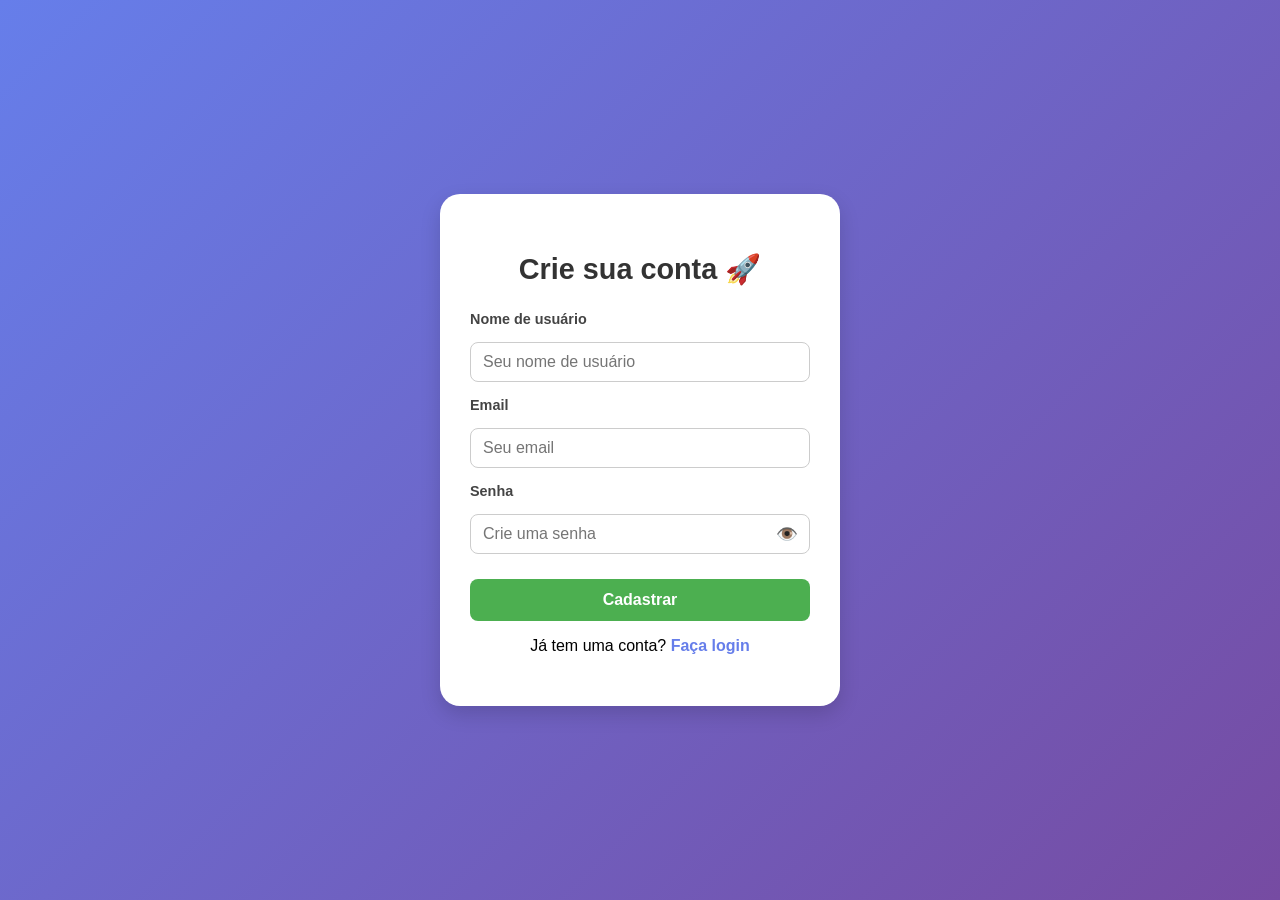
<file: cadastro.html>
<!DOCTYPE html>
<html lang="pt-BR">
  <head>
    <meta charset="UTF-8" />
    <title>Cadastro</title>
    <link rel="stylesheet" href="style.css" />
  </head>
  <body>
    <main class="auth-wrapper">
      <section class="auth-box">
        <h2 class="auth-title">Crie sua conta 🚀</h2>
        <p class="auth-subtitle"></p>

        <form id="form-cadastro" class="auth-form">
          <label for="username">Nome de usuário</label>
          <input
            type="text"
            id="username"
            placeholder="Seu nome de usuário"
            required
          />

          <label for="email">Email</label>
          <input type="email" id="email" placeholder="Seu email" required />

          <label for="senha-cadastro">Senha</label>
          <div class="senha-container">
            <input
              type="password"
              id="senha-cadastro"
              placeholder="Crie uma senha"
              required
            />
            <span
              class="toggle-password"
              onclick="toggleSenha('senha-cadastro')"
              >👁️</span
            >
          </div>

          <button type="submit" class="btn-auth">Cadastrar</button>
        </form>

        <div class="auth-helper">
          <p>Já tem uma conta? <a href="index.html">Faça login</a></p>
        </div>
      </section>
    </main>

    <script src="script.js"></script>
  </body>
</html>
</file>
<file: style.css>
body {
  margin: 0;
  font-family: "Segoe UI", sans-serif;
  background: linear-gradient(135deg, #667eea, #764ba2);
  height: 100vh;
  display: flex;
  justify-content: center;
  align-items: center;
}

.auth-wrapper {
  width: 100%;
  max-width: 400px;
  padding: 20px;
}

.auth-box {
  background-color: #fff;
  padding: 35px 30px;
  border-radius: 20px;
  box-shadow: 0 8px 20px rgba(0, 0, 0, 0.15);
  text-align: center;
  animation: fadeIn 0.6s ease-in-out;
}

.auth-title {
  margin-bottom: 5px;
  font-size: 1.8em;
  color: #333;
}

.auth-subtitle {
  margin-bottom: 25px;
  color: #666;
}

.auth-form {
  display: flex;
  flex-direction: column;
  gap: 15px;
  text-align: left;
}

.auth-form label {
  font-weight: 600;
  font-size: 0.9em;
  color: #444;
}

input {
  padding: 10px 12px;
  border-radius: 8px;
  border: 1px solid #ccc;
  font-size: 1em;
  width: 100%;
  box-sizing: border-box;
}

.senha-container {
  position: relative;
}

.toggle-password {
  position: absolute;
  top: 50%;
  right: 12px;
  transform: translateY(-50%);
  cursor: pointer;
  font-size: 1.1em;
  user-select: none;
}

.btn-auth {
  margin-top: 10px;
  background: #4caf50;
  color: white;
  padding: 12px;
  border: none;
  border-radius: 8px;
  font-weight: bold;
  font-size: 1em;
  cursor: pointer;
  transition: background 0.3s ease;
}

.btn-auth:hover {
  background: #43a047;
}

.auth-helper {
  margin-top: 15px;
}

.auth-helper a {
  color: #667eea;
  text-decoration: none;
  font-weight: bold;
}

.or-text {
  margin: 20px 0 10px;
  color: #666;
}

.icons {
  display: flex;
  justify-content: center;
  gap: 20px;
}

.icons img {
  width: 40px;
  cursor: pointer;
  transition: transform 0.2s ease;
}

.icons img:hover {
  transform: scale(1.1);
}

@keyframes fadeIn {
  from {
    opacity: 0;
    transform: translateY(20px);
  }
  to {
    opacity: 1;
    transform: translateY(0);
  }
}
</file>
